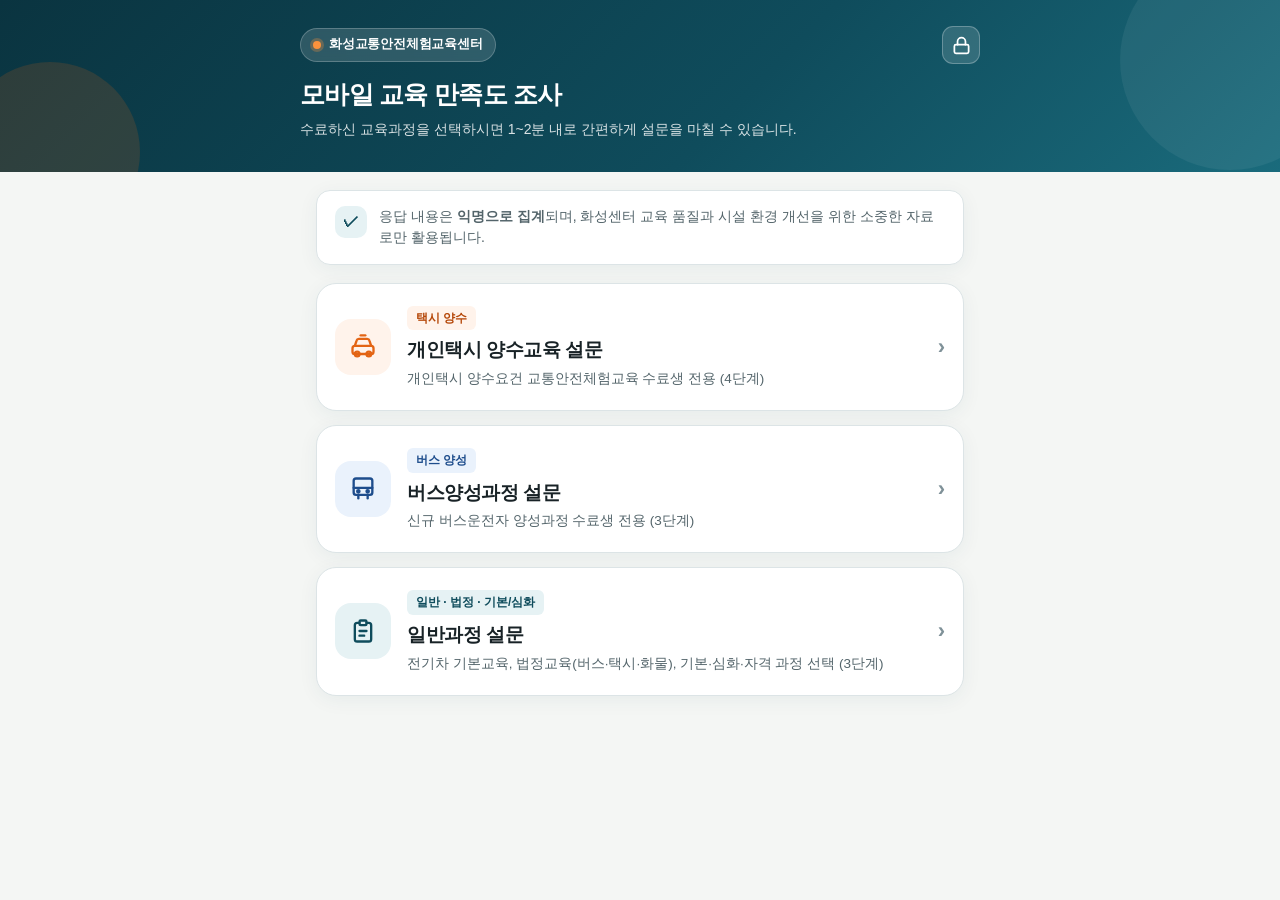
<file: index.html>
<!DOCTYPE html>
<html lang="ko">
<head>
<meta charset="UTF-8">
<meta name="viewport" content="width=device-width, initial-scale=1.0, maximum-scale=1.0, user-scalable=no">
<title>화성교통안전체험교육센터 고객만족도 조사</title>
<link rel="stylesheet" href="./assets/survey.css">
<style>
  .portal-notice {
    display: flex;
    align-items: flex-start;
    gap: 12px;
    background: #ffffff;
    border: 1px solid var(--border);
    border-radius: var(--radius-md);
    padding: 15px 18px;
    margin-bottom: 18px;
    font-size: 14px;
    color: var(--text-sub);
    box-shadow: var(--shadow-card);
  }
  .portal-notice-icon {
    width: 32px;
    height: 32px;
    border-radius: 10px;
    background: var(--brand-light);
    color: var(--brand);
    display: flex;
    align-items: center;
    justify-content: center;
    font-size: 16px;
    font-weight: 800;
    flex-shrink: 0;
  }
  .portal-grid {
    display: flex;
    flex-direction: column;
    gap: 14px;
  }
  .portal-card {
    display: flex;
    align-items: center;
    gap: 16px;
    text-decoration: none;
    background: #ffffff;
    border-radius: var(--radius-lg);
    padding: 21px 18px;
    border: 1.5px solid var(--border);
    box-shadow: var(--shadow-card);
    color: inherit;
    transition: transform 0.16s ease, border-color 0.16s ease, box-shadow 0.16s ease;
  }
  .portal-card:hover,
  .portal-card:active {
    border-color: var(--brand);
    transform: translateY(-2px);
    box-shadow: 0 10px 26px rgba(15, 76, 92, 0.12);
  }
  .portal-icon-box {
    width: 56px;
    height: 56px;
    border-radius: 16px;
    display: flex;
    align-items: center;
    justify-content: center;
    flex-shrink: 0;
  }
  .portal-icon-box.taxi {
    background: var(--accent-soft);
    color: var(--accent);
  }
  .portal-icon-box.bus {
    background: var(--bus-soft);
    color: var(--bus);
  }
  .portal-icon-box.general {
    background: var(--brand-light);
    color: var(--brand);
  }
  .portal-body {
    flex: 1;
    min-width: 0;
  }
  .portal-badge {
    display: inline-block;
    font-size: 12px;
    font-weight: 800;
    padding: 3px 9px;
    border-radius: 6px;
    margin-bottom: 6px;
  }
  .portal-badge.taxi {
    background: var(--accent-soft);
    color: #b54708;
  }
  .portal-badge.bus {
    background: var(--bus-soft);
    color: var(--bus);
  }
  .portal-badge.general {
    background: var(--brand-light);
    color: var(--brand);
  }
  .portal-title {
    font-size: 18.5px;
    font-weight: 800;
    color: var(--text);
    letter-spacing: -0.4px;
    margin-bottom: 4px;
  }
  .portal-desc {
    font-size: 13.5px;
    color: var(--text-sub);
    line-height: 1.48;
  }
  .portal-chevron {
    font-size: 22px;
    font-weight: 800;
    color: var(--text-muted);
    flex-shrink: 0;
  }
  .portal-card:hover .portal-chevron {
    color: var(--brand);
  }
</style>
</head>
<body>
<header class="hero-header">
  <div class="hero-inner">
    <div class="hero-top-row">
      <div class="brand-pill">
        <span class="brand-dot"></span>
        <span id="centerName">화성교통안전체험교육센터</span>
      </div>
      <button type="button" class="admin-lock-btn" id="openAdminModalBtn" title="담당자 도구" aria-label="담당자 도구 잠금 해제">
        <svg width="19" height="19" viewBox="0 0 24 24" fill="none" stroke="currentColor" stroke-width="2.2" stroke-linecap="round" stroke-linejoin="round" aria-hidden="true">
          <rect x="3" y="11" width="18" height="11" rx="2" ry="2"/>
          <path d="M7 11V7a5 5 0 0 1 10 0v4"/>
        </svg>
      </button>
    </div>
    <h1 class="hero-title">모바일 교육 만족도 조사</h1>
    <p class="hero-subtitle">수료하신 교육과정을 선택하시면 1~2분 내로 간편하게 설문을 마칠 수 있습니다.</p>
  </div>
</header>

<main class="container">
  <div class="portal-notice">
    <div class="portal-notice-icon">✓</div>
    <div>
      응답 내용은 <strong>익명으로 집계</strong>되며, 화성센터 교육 품질과 시설 환경 개선을 위한 소중한 자료로만 활용됩니다.
    </div>
  </div>

  <div class="portal-grid">
    <!-- 1. 개인택시 양수교육 설문 -->
    <a class="portal-card" href="./taxi/">
      <div class="portal-icon-box taxi" aria-hidden="true">
        <svg width="28" height="28" viewBox="0 0 24 24" fill="none" stroke="currentColor" stroke-width="2" stroke-linecap="round" stroke-linejoin="round">
          <path d="M10 2h4"/>
          <path d="M5 11l1.5-4.5A2 2 0 0 1 8.4 5h7.2a2 2 0 0 1 1.9 1.5L19 11"/>
          <rect x="3" y="11" width="18" height="7" rx="2"/>
          <circle cx="7" cy="18" r="2"/>
          <circle cx="17" cy="18" r="2"/>
        </svg>
      </div>
      <div class="portal-body">
        <span class="portal-badge taxi">택시 양수</span>
        <div class="portal-title">개인택시 양수교육 설문</div>
        <div class="portal-desc">개인택시 양수요건 교통안전체험교육 수료생 전용 (4단계)</div>
      </div>
      <span class="portal-chevron">›</span>
    </a>

    <!-- 2. 버스양성과정 설문 -->
    <a class="portal-card" href="./bus/">
      <div class="portal-icon-box bus" aria-hidden="true">
        <svg width="28" height="28" viewBox="0 0 24 24" fill="none" stroke="currentColor" stroke-width="2" stroke-linecap="round" stroke-linejoin="round">
          <rect x="4" y="3" width="16" height="14" rx="2"/>
          <path d="M4 11h16"/>
          <path d="M8 17v3"/>
          <path d="M16 17v3"/>
          <circle cx="8" cy="14" r="1"/>
          <circle cx="16" cy="14" r="1"/>
        </svg>
      </div>
      <div class="portal-body">
        <span class="portal-badge bus">버스 양성</span>
        <div class="portal-title">버스양성과정 설문</div>
        <div class="portal-desc">신규 버스운전자 양성과정 수료생 전용 (3단계)</div>
      </div>
      <span class="portal-chevron">›</span>
    </a>

    <!-- 3. 일반과정 설문 -->
    <a class="portal-card" href="./general/">
      <div class="portal-icon-box general" aria-hidden="true">
        <svg width="28" height="28" viewBox="0 0 24 24" fill="none" stroke="currentColor" stroke-width="2" stroke-linecap="round" stroke-linejoin="round">
          <path d="M9 5H7a2 2 0 0 0-2 2v12a2 2 0 0 0 2 2h10a2 2 0 0 0 2-2V7a2 2 0 0 0-2-2h-2"/>
          <rect x="9" y="3" width="6" height="4" rx="1"/>
          <path d="M9 12h6"/>
          <path d="M9 16h4"/>
        </svg>
      </div>
      <div class="portal-body">
        <span class="portal-badge general">일반 · 법정 · 기본/심화</span>
        <div class="portal-title">일반과정 설문</div>
        <div class="portal-desc">전기차 기본교육, 법정교육(버스·택시·화물), 기본·심화·자격 과정 선택 (3단계)</div>
      </div>
      <span class="portal-chevron">›</span>
    </a>
  </div>
</main>

<!-- 담당자 도구 비밀번호 입력 모달 -->
<div class="modal-backdrop" id="adminModal" role="dialog" aria-modal="true" aria-labelledby="adminModalTitle">
  <div class="modal-card">
    <div class="modal-icon" aria-hidden="true">
      <svg width="24" height="24" viewBox="0 0 24 24" fill="none" stroke="currentColor" stroke-width="2.2" stroke-linecap="round" stroke-linejoin="round">
        <rect x="3" y="11" width="18" height="11" rx="2" ry="2"/>
        <path d="M7 11V7a5 5 0 0 1 10 0v4"/>
      </svg>
    </div>
    <h2 class="modal-title" id="adminModalTitle">센터 담당자 인증</h2>
    <p class="modal-desc">관리자 도구(QR 생성 · 시트 연동 · 스프레드시트 바로가기)에 접속하려면 비밀번호를 입력하세요.</p>
    <input type="password" id="adminPwInput" placeholder="비밀번호 입력" autocomplete="off">
    <div class="error-msg" id="adminPwErr">비밀번호가 일치하지 않습니다.</div>
    <div class="modal-actions">
      <button type="button" class="modal-btn-cancel" id="cancelAdminBtn">취소</button>
      <button type="button" class="modal-btn-confirm" id="confirmAdminBtn">접속하기</button>
    </div>
  </div>
</div>

<script src="./config.js"></script>
<script>
(function () {
  var cfg = window.SURVEY_CONFIG || {};
  if (cfg.CENTER_NAME) {
    document.getElementById('centerName').textContent = cfg.CENTER_NAME;
  }

  var modal = document.getElementById('adminModal');
  var pwInput = document.getElementById('adminPwInput');
  var pwErr = document.getElementById('adminPwErr');

  function openModal() {
    if (sessionStorage.getItem('hs_admin_auth') === 'ok') {
      window.location.href = './qr.html';
      return;
    }
    pwInput.value = '';
    pwErr.classList.remove('show');
    modal.classList.add('show');
    setTimeout(function () { pwInput.focus(); }, 60);
  }

  function closeModal() {
    modal.classList.remove('show');
  }

  function verifyPassword() {
    var expected = String(cfg.ADMIN_PASSWORD || '1234');
    if (pwInput.value === expected) {
      sessionStorage.setItem('hs_admin_auth', 'ok');
      window.location.href = './qr.html';
    } else {
      pwErr.classList.add('show');
      pwInput.select();
    }
  }

  document.getElementById('openAdminModalBtn').addEventListener('click', openModal);
  document.getElementById('cancelAdminBtn').addEventListener('click', closeModal);
  document.getElementById('confirmAdminBtn').addEventListener('click', verifyPassword);
  modal.addEventListener('click', function (e) {
    if (e.target === modal) closeModal();
  });
  pwInput.addEventListener('keydown', function (e) {
    pwErr.classList.remove('show');
    if (e.key === 'Enter') verifyPassword();
    if (e.key === 'Escape') closeModal();
  });
})();
</script>
</body>
</html>
</file>
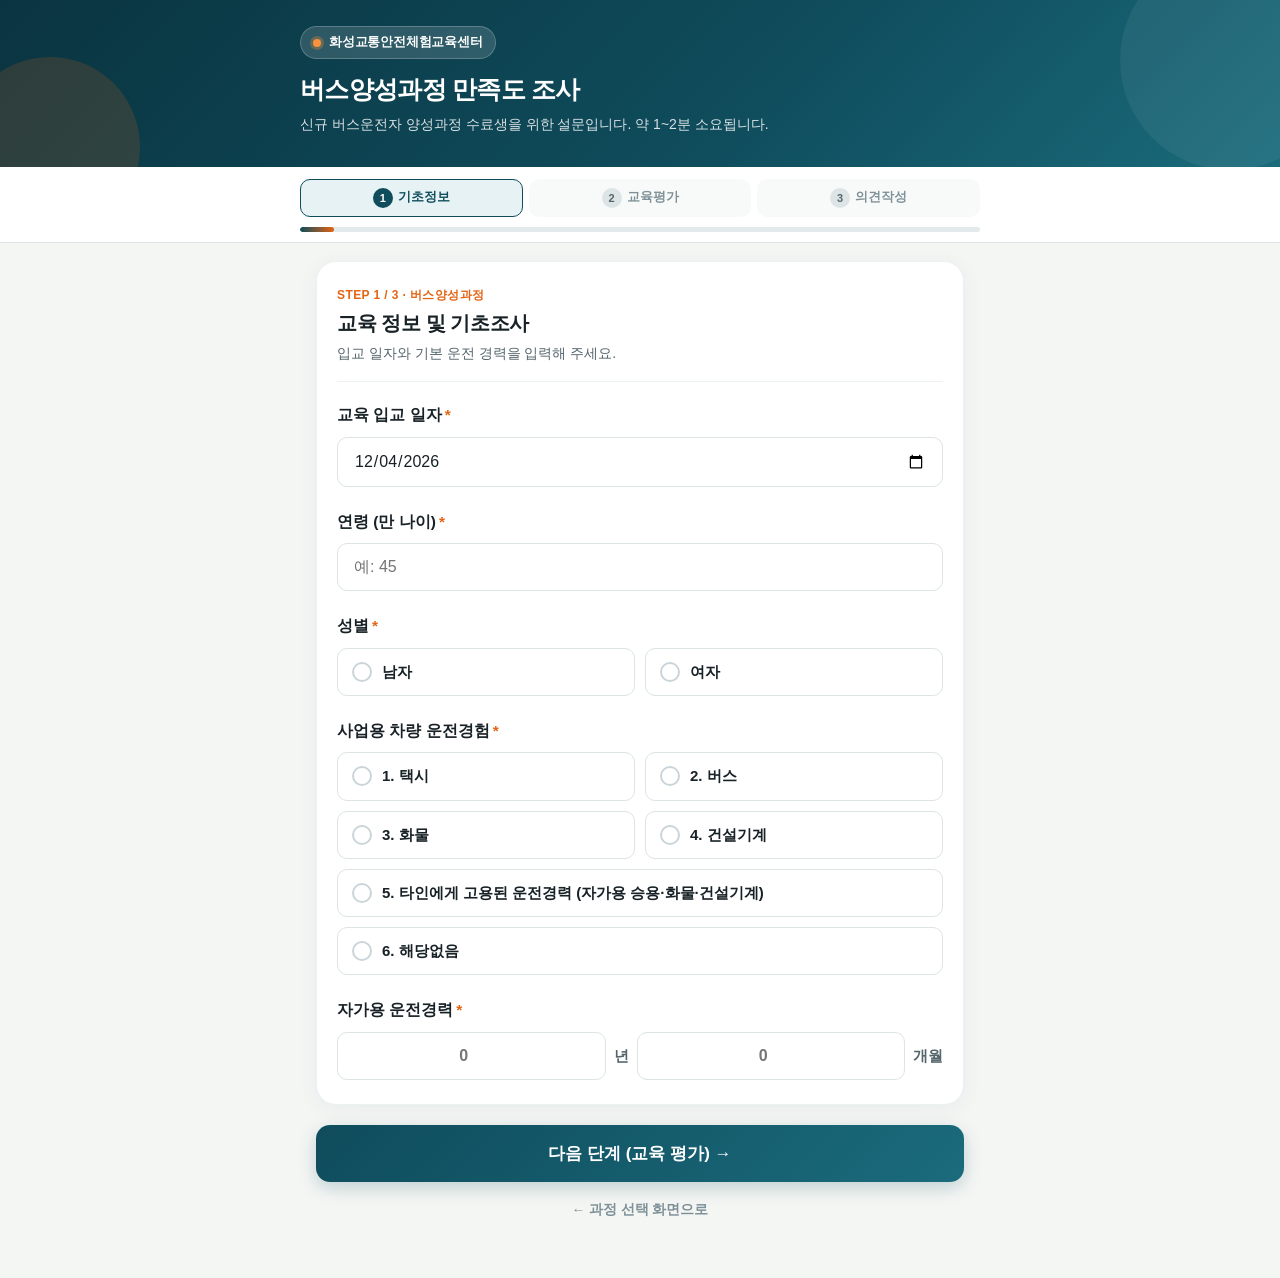
<file: bus/index.html>
<!DOCTYPE html>
<html lang="ko">
<head>
<meta charset="UTF-8">
<meta name="viewport" content="width=device-width, initial-scale=1.0, maximum-scale=1.0, user-scalable=no">
<title>화성센터 고객만족도 조사 - 버스양성과정</title>
<link rel="stylesheet" href="../assets/survey.css">
</head>
<body>
<header class="hero-header">
  <div class="hero-inner">
    <div class="hero-top-row">
      <div class="brand-pill">
        <span class="brand-dot"></span>
        <span id="centerName">화성교통안전체험교육센터</span>
      </div>
    </div>
    <h1 class="hero-title">버스양성과정 만족도 조사</h1>
    <p class="hero-subtitle">신규 버스운전자 양성과정 수료생을 위한 설문입니다. 약 1~2분 소요됩니다.</p>
  </div>
</header>

<nav class="stepper-bar" id="stepperBar" aria-label="설문 단계">
  <div class="stepper-inner">
    <div class="step-pills">
      <button type="button" class="step-pill active"><span class="step-idx">1</span>기초정보</button>
      <button type="button" class="step-pill"><span class="step-idx">2</span>교육평가</button>
      <button type="button" class="step-pill"><span class="step-idx">3</span>의견작성</button>
    </div>
    <div class="progress-track"><div class="progress-fill" id="progressFill"></div></div>
  </div>
</nav>

<main class="container">
  <div class="demo-banner" id="demoBanner">
    <strong>[담당자 안내]</strong> 아직 <code>config.js</code>에 구글 시트 웹 앱 URL이 연결되지 않아 <strong>테스트 모드</strong>로 열려 있습니다. 배포 전 <code>config.js</code>의 <code>SHEET_URL</code>을 입력해 주세요.
  </div>

  <div id="surveyForm">
    <!-- STEP 1: 교육 정보 & 기초조사 -->
    <section class="step-panel active" data-step-key="basic">
      <div class="card">
        <div class="card-head">
          <div class="card-eyebrow">STEP 1 / 3 · 버스양성과정</div>
          <h2 class="card-title">교육 정보 및 기초조사</h2>
          <p class="card-desc">입교 일자와 기본 운전 경력을 입력해 주세요.</p>
        </div>

        <div class="question">
          <label class="q-label" for="eduDate">교육 입교 일자<span class="required">*</span></label>
          <input type="date" id="eduDate">
          <div class="error-msg" id="err-eduDate">교육 입교 일자를 선택해 주세요</div>
        </div>

        <div class="question">
          <label class="q-label" for="age">연령 (만 나이)<span class="required">*</span></label>
          <input type="number" id="age" inputmode="numeric" min="18" max="100" placeholder="예: 45">
          <div class="error-msg" id="err-age">연령(만 나이)을 정확히 입력해 주세요</div>
        </div>

        <div class="question">
          <label class="q-label">성별<span class="required">*</span></label>
          <div class="choice-grid">
            <label class="choice-tile">
              <input type="radio" name="gender" value="1">
              <span class="choice-check">✓</span>
              <span class="choice-text">남자</span>
            </label>
            <label class="choice-tile">
              <input type="radio" name="gender" value="2">
              <span class="choice-check">✓</span>
              <span class="choice-text">여자</span>
            </label>
          </div>
          <div class="error-msg" id="err-gender">성별을 선택해 주세요</div>
        </div>

        <div class="question">
          <label class="q-label">사업용 차량 운전경험<span class="required">*</span></label>
          <div class="choice-grid">
            <label class="choice-tile">
              <input type="radio" name="bizExp" value="1">
              <span class="choice-check">✓</span>
              <span class="choice-text">1. 택시</span>
            </label>
            <label class="choice-tile">
              <input type="radio" name="bizExp" value="2">
              <span class="choice-check">✓</span>
              <span class="choice-text">2. 버스</span>
            </label>
            <label class="choice-tile">
              <input type="radio" name="bizExp" value="3">
              <span class="choice-check">✓</span>
              <span class="choice-text">3. 화물</span>
            </label>
            <label class="choice-tile">
              <input type="radio" name="bizExp" value="4">
              <span class="choice-check">✓</span>
              <span class="choice-text">4. 건설기계</span>
            </label>
            <label class="choice-tile full">
              <input type="radio" name="bizExp" value="5">
              <span class="choice-check">✓</span>
              <span class="choice-text">5. 타인에게 고용된 운전경력 (자가용 승용·화물·건설기계)</span>
            </label>
            <label class="choice-tile full">
              <input type="radio" name="bizExp" value="6">
              <span class="choice-check">✓</span>
              <span class="choice-text">6. 해당없음</span>
            </label>
          </div>
          <div class="error-msg" id="err-bizExp">항목을 선택하고 해당 시 경력 기간을 입력해 주세요</div>

          <div class="sub-box" id="bizCareerBox">
            <div class="sub-box-title">사업용 운전경력 기간 입력</div>
            <div class="exp-row">
              <input type="number" id="bizYear" inputmode="numeric" min="0" max="60" placeholder="0">
              <span class="exp-unit">년</span>
              <input type="number" id="bizMonth" inputmode="numeric" min="0" max="11" placeholder="0">
              <span class="exp-unit">개월</span>
            </div>
          </div>
        </div>

        <div class="question">
          <label class="q-label">자가용 운전경력<span class="required">*</span></label>
          <div class="exp-row">
            <input type="number" id="privYear" inputmode="numeric" min="0" max="80" placeholder="0">
            <span class="exp-unit">년</span>
            <input type="number" id="privMonth" inputmode="numeric" min="0" max="11" placeholder="0">
            <span class="exp-unit">개월</span>
          </div>
          <div class="error-msg" id="err-privCareer">자가용 운전경력을 입력해 주세요 (없으면 0 입력)</div>
        </div>
      </div>

      <div class="step-actions">
        <button type="button" class="btn-next" data-action="next">다음 단계 (교육 평가) →</button>
      </div>
      <div style="text-align:center;">
        <a class="back-link" href="../">← 과정 선택 화면으로</a>
      </div>
    </section>

    <!-- STEP 2: 교육 전반 평가 -->
    <section class="step-panel" data-step-key="rating">
      <div class="card">
        <div class="card-head">
          <div class="card-eyebrow">STEP 2 / 3</div>
          <h2 class="card-title">교육 전반 평가</h2>
          <p class="card-desc">각 문항의 점수 버튼(0점 ~ 10점)을 가볍게 눌러 선택해 주세요.</p>
        </div>

        <div class="rating-toolbar">
          <div class="rating-counter" id="ratingCounter">평가 완료 <strong>0</strong> / 10문항</div>
          <button type="button" id="allSatisfiedBtn" class="quick-max-btn">전체 10점(매우 만족) 선택</button>
        </div>

        <div id="ratingContainer"></div>
      </div>

      <div class="step-actions">
        <button type="button" class="btn-prev" data-action="prev">← 이전</button>
        <button type="button" class="btn-next" data-action="next">다음 단계 (의견 작성) →</button>
      </div>
    </section>

    <!-- STEP 3: 의견 및 개선사항 -->
    <section class="step-panel" data-step-key="feedback">
      <div class="card">
        <div class="card-head">
          <div class="card-eyebrow">STEP 3 / 3 · 마지막 단계</div>
          <h2 class="card-title">의견 및 개선사항</h2>
          <p class="card-desc">더 나은 화성센터 교육을 위해 소중한 의견을 들려주세요.</p>
        </div>

        <div class="question">
          <label class="q-label">교육과정 중 가장 만족스러운 내용은 무엇입니까?<span class="required">*</span></label>
          <div class="choice-grid">
            <label class="choice-tile">
              <input type="radio" name="satisfied" value="체험교육">
              <span class="choice-check">✓</span>
              <span class="choice-text">1. 체험교육</span>
            </label>
            <label class="choice-tile">
              <input type="radio" name="satisfied" value="교수진">
              <span class="choice-check">✓</span>
              <span class="choice-text">2. 교수진</span>
            </label>
            <label class="choice-tile">
              <input type="radio" name="satisfied" value="시설">
              <span class="choice-check">✓</span>
              <span class="choice-text">3. 시설</span>
            </label>
            <label class="choice-tile">
              <input type="radio" name="satisfied" value="기타">
              <span class="choice-check">✓</span>
              <span class="choice-text">4. 기타</span>
            </label>
          </div>
          <div class="error-msg" id="err-satisfied">항목을 선택해 주세요 (기타 선택 시 내용 입력)</div>
          <div class="etc-box" id="satisfiedEtcBox">
            <textarea id="satisfiedEtcText" placeholder="기타 만족스러운 내용을 작성해 주세요"></textarea>
          </div>
        </div>

        <div class="question">
          <label class="q-label">개선점 및 불편사항<span class="required">*</span></label>

          <div class="imp-card">
            <div class="imp-title">① 교육 관련</div>
            <div class="choice-grid">
              <label class="choice-tile">
                <input type="radio" name="imp_edu" value="1">
                <span class="choice-check">✓</span>
                <span class="choice-text">없음</span>
              </label>
              <label class="choice-tile">
                <input type="radio" name="imp_edu" value="2">
                <span class="choice-check">✓</span>
                <span class="choice-text">있음 (작성)</span>
              </label>
            </div>
            <div class="imp-textarea" id="imp_edu_box">
              <textarea id="imp_edu_text" placeholder="교육 관련 개선점을 작성해 주세요"></textarea>
            </div>
          </div>

          <div class="imp-card">
            <div class="imp-title">② 시설 관련</div>
            <div class="choice-grid">
              <label class="choice-tile">
                <input type="radio" name="imp_facility" value="1">
                <span class="choice-check">✓</span>
                <span class="choice-text">없음</span>
              </label>
              <label class="choice-tile">
                <input type="radio" name="imp_facility" value="2">
                <span class="choice-check">✓</span>
                <span class="choice-text">있음 (작성)</span>
              </label>
            </div>
            <div class="imp-textarea" id="imp_facility_box">
              <textarea id="imp_facility_text" placeholder="시설 관련 개선점을 작성해 주세요"></textarea>
            </div>
          </div>

          <div class="imp-card">
            <div class="imp-title">③ 기타 의견</div>
            <div class="choice-grid">
              <label class="choice-tile">
                <input type="radio" name="imp_etc" value="1">
                <span class="choice-check">✓</span>
                <span class="choice-text">없음</span>
              </label>
              <label class="choice-tile">
                <input type="radio" name="imp_etc" value="2">
                <span class="choice-check">✓</span>
                <span class="choice-text">있음 (작성)</span>
              </label>
            </div>
            <div class="imp-textarea" id="imp_etc_box">
              <textarea id="imp_etc_text" placeholder="기타 의견을 작성해 주세요"></textarea>
            </div>
          </div>

          <div class="error-msg" id="err-improvement">①~③ 모든 항목을 선택해 주세요 (있음 선택 시 내용 입력)</div>
        </div>
      </div>

      <div class="step-actions">
        <button type="button" class="btn-prev" data-action="prev">← 이전</button>
        <button type="button" class="submit-btn" id="submitBtn">설문 제출 완료</button>
      </div>
      <div class="status-box" id="statusBox"></div>
    </section>
  </div>

  <!-- 완료 화면 -->
  <div class="complete-screen" id="completeScreen">
    <div class="complete-icon">✓</div>
    <h2>설문이 정상 제출되었습니다</h2>
    <p>화성교통안전체험교육센터 버스양성과정에 참여해 주셔서 감사합니다.<br>보내주신 소중한 의견은 더 나은 교육 서비스 개선에 적극 반영하겠습니다.</p>
    <div class="complete-meta" id="completeMeta"></div>
    <button type="button" class="secondary-btn" onclick="window.location.reload()">새 설문 작성하기</button>
  </div>
</main>

<script src="../config.js"></script>
<script src="../assets/survey.js"></script>
<script>
  window.addEventListener('DOMContentLoaded', function () {
    window.initHwaseongSurvey({ surveyType: 'bus' });
  });
</script>
</body>
</html>
</file>
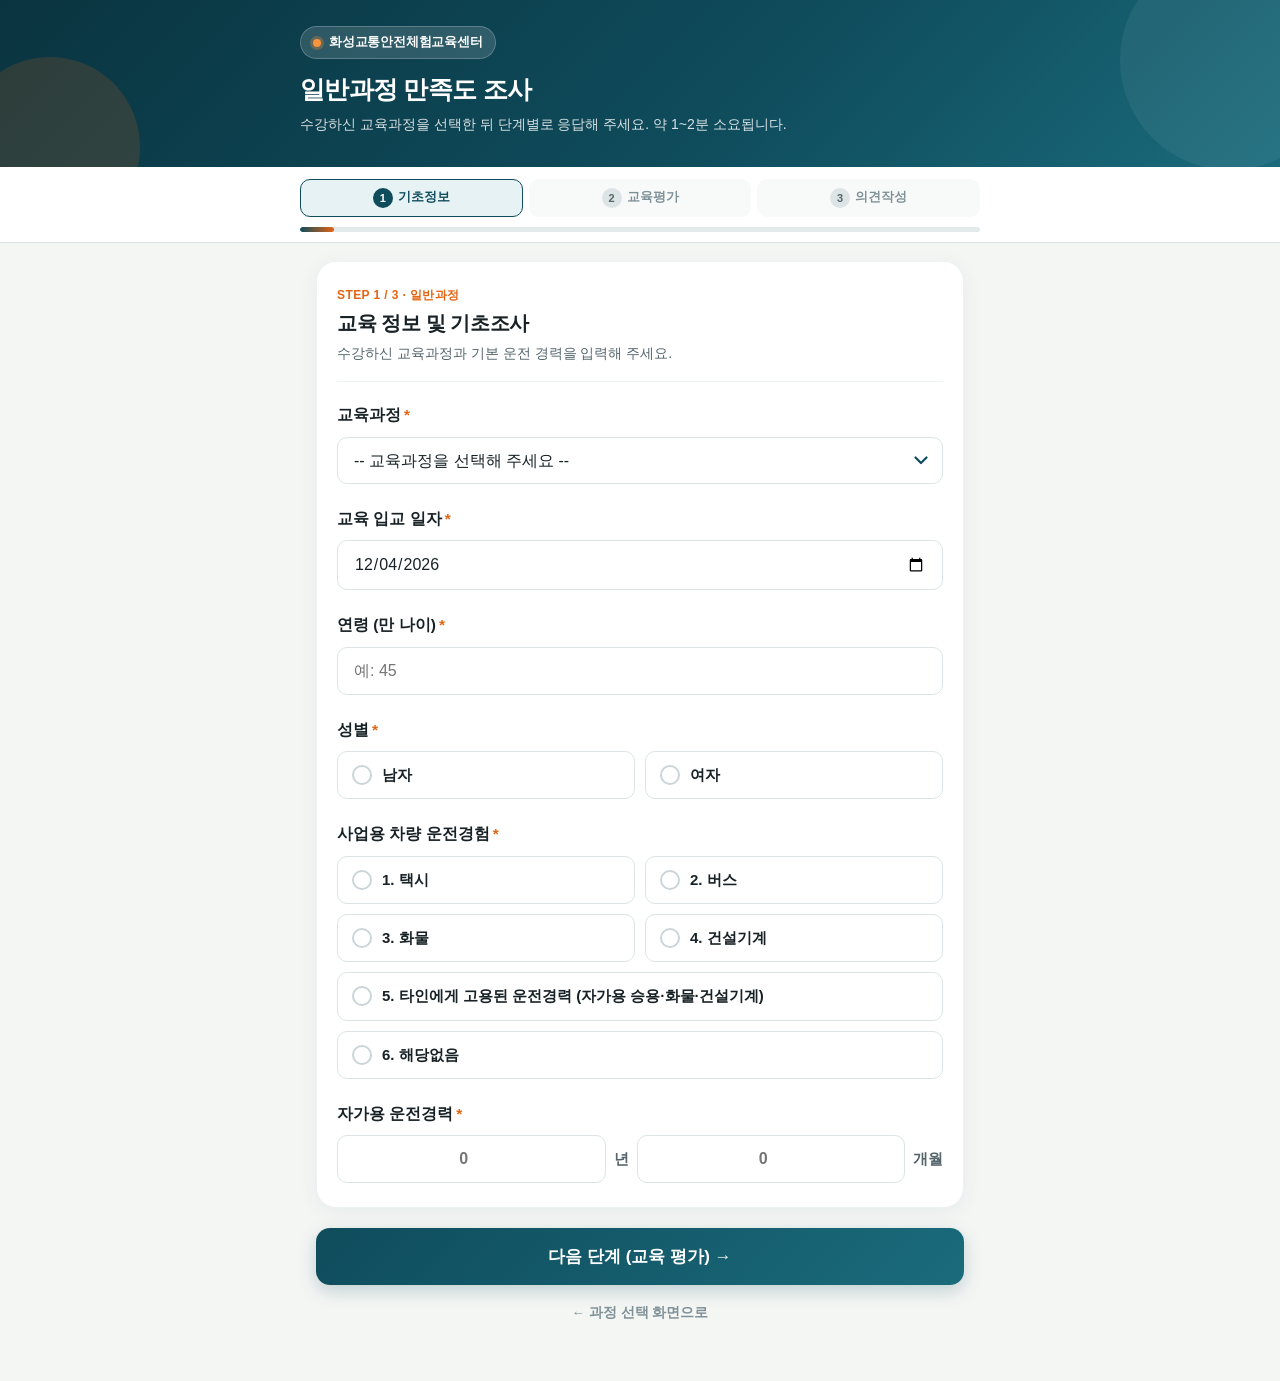
<file: general/index.html>
<!DOCTYPE html>
<html lang="ko">
<head>
<meta charset="UTF-8">
<meta name="viewport" content="width=device-width, initial-scale=1.0, maximum-scale=1.0, user-scalable=no">
<title>화성센터 고객만족도 조사 - 일반과정</title>
<link rel="stylesheet" href="../assets/survey.css">
</head>
<body>
<header class="hero-header">
  <div class="hero-inner">
    <div class="hero-top-row">
      <div class="brand-pill">
        <span class="brand-dot"></span>
        <span id="centerName">화성교통안전체험교육센터</span>
      </div>
    </div>
    <h1 class="hero-title">일반과정 만족도 조사</h1>
    <p class="hero-subtitle">수강하신 교육과정을 선택한 뒤 단계별로 응답해 주세요. 약 1~2분 소요됩니다.</p>
  </div>
</header>

<nav class="stepper-bar" id="stepperBar" aria-label="설문 단계">
  <div class="stepper-inner">
    <div class="step-pills">
      <button type="button" class="step-pill active"><span class="step-idx">1</span>기초정보</button>
      <button type="button" class="step-pill"><span class="step-idx">2</span>교육평가</button>
      <button type="button" class="step-pill"><span class="step-idx">3</span>의견작성</button>
    </div>
    <div class="progress-track"><div class="progress-fill" id="progressFill"></div></div>
  </div>
</nav>

<main class="container">
  <div class="demo-banner" id="demoBanner">
    <strong>[담당자 안내]</strong> 아직 <code>config.js</code>에 구글 시트 웹 앱 URL이 연결되지 않아 <strong>테스트 모드</strong>로 열려 있습니다. 배포 전 <code>config.js</code>의 <code>SHEET_URL</code>을 입력해 주세요.
  </div>

  <div id="surveyForm">
    <!-- STEP 1: 교육 정보 & 기초조사 -->
    <section class="step-panel active" data-step-key="basic">
      <div class="card">
        <div class="card-head">
          <div class="card-eyebrow">STEP 1 / 3 · 일반과정</div>
          <h2 class="card-title">교육 정보 및 기초조사</h2>
          <p class="card-desc">수강하신 교육과정과 기본 운전 경력을 입력해 주세요.</p>
        </div>

        <div class="question">
          <label class="q-label" for="courseName">교육과정<span class="required">*</span></label>
          <select id="courseName">
            <option value="">-- 교육과정을 선택해 주세요 --</option>
          </select>
          <div class="etc-box" id="courseEtcBox">
            <input type="text" id="courseEtcText" placeholder="수강하신 교육과정명을 직접 입력해 주세요">
          </div>
          <div class="error-msg" id="err-courseName">교육과정을 선택해 주세요</div>
        </div>

        <div class="question">
          <label class="q-label" for="eduDate">교육 입교 일자<span class="required">*</span></label>
          <input type="date" id="eduDate">
          <div class="error-msg" id="err-eduDate">교육 입교 일자를 선택해 주세요</div>
        </div>

        <div class="question">
          <label class="q-label" for="age">연령 (만 나이)<span class="required">*</span></label>
          <input type="number" id="age" inputmode="numeric" min="18" max="100" placeholder="예: 45">
          <div class="error-msg" id="err-age">연령(만 나이)을 정확히 입력해 주세요</div>
        </div>

        <div class="question">
          <label class="q-label">성별<span class="required">*</span></label>
          <div class="choice-grid">
            <label class="choice-tile">
              <input type="radio" name="gender" value="1">
              <span class="choice-check">✓</span>
              <span class="choice-text">남자</span>
            </label>
            <label class="choice-tile">
              <input type="radio" name="gender" value="2">
              <span class="choice-check">✓</span>
              <span class="choice-text">여자</span>
            </label>
          </div>
          <div class="error-msg" id="err-gender">성별을 선택해 주세요</div>
        </div>

        <div class="question">
          <label class="q-label">사업용 차량 운전경험<span class="required">*</span></label>
          <div class="choice-grid">
            <label class="choice-tile">
              <input type="radio" name="bizExp" value="1">
              <span class="choice-check">✓</span>
              <span class="choice-text">1. 택시</span>
            </label>
            <label class="choice-tile">
              <input type="radio" name="bizExp" value="2">
              <span class="choice-check">✓</span>
              <span class="choice-text">2. 버스</span>
            </label>
            <label class="choice-tile">
              <input type="radio" name="bizExp" value="3">
              <span class="choice-check">✓</span>
              <span class="choice-text">3. 화물</span>
            </label>
            <label class="choice-tile">
              <input type="radio" name="bizExp" value="4">
              <span class="choice-check">✓</span>
              <span class="choice-text">4. 건설기계</span>
            </label>
            <label class="choice-tile full">
              <input type="radio" name="bizExp" value="5">
              <span class="choice-check">✓</span>
              <span class="choice-text">5. 타인에게 고용된 운전경력 (자가용 승용·화물·건설기계)</span>
            </label>
            <label class="choice-tile full">
              <input type="radio" name="bizExp" value="6">
              <span class="choice-check">✓</span>
              <span class="choice-text">6. 해당없음</span>
            </label>
          </div>
          <div class="error-msg" id="err-bizExp">항목을 선택하고 해당 시 경력 기간을 입력해 주세요</div>

          <div class="sub-box" id="bizCareerBox">
            <div class="sub-box-title">사업용 운전경력 기간 입력</div>
            <div class="exp-row">
              <input type="number" id="bizYear" inputmode="numeric" min="0" max="60" placeholder="0">
              <span class="exp-unit">년</span>
              <input type="number" id="bizMonth" inputmode="numeric" min="0" max="11" placeholder="0">
              <span class="exp-unit">개월</span>
            </div>
          </div>
        </div>

        <div class="question">
          <label class="q-label">자가용 운전경력<span class="required">*</span></label>
          <div class="exp-row">
            <input type="number" id="privYear" inputmode="numeric" min="0" max="80" placeholder="0">
            <span class="exp-unit">년</span>
            <input type="number" id="privMonth" inputmode="numeric" min="0" max="11" placeholder="0">
            <span class="exp-unit">개월</span>
          </div>
          <div class="error-msg" id="err-privCareer">자가용 운전경력을 입력해 주세요 (없으면 0 입력)</div>
        </div>
      </div>

      <div class="step-actions">
        <button type="button" class="btn-next" data-action="next">다음 단계 (교육 평가) →</button>
      </div>
      <div style="text-align:center;">
        <a class="back-link" href="../">← 과정 선택 화면으로</a>
      </div>
    </section>

    <!-- STEP 2: 교육 전반 평가 -->
    <section class="step-panel" data-step-key="rating">
      <div class="card">
        <div class="card-head">
          <div class="card-eyebrow">STEP 2 / 3</div>
          <h2 class="card-title">교육 전반 평가</h2>
          <p class="card-desc">각 문항의 점수 버튼(0점 ~ 10점)을 가볍게 눌러 선택해 주세요.</p>
        </div>

        <div class="rating-toolbar">
          <div class="rating-counter" id="ratingCounter">평가 완료 <strong>0</strong> / 10문항</div>
          <button type="button" id="allSatisfiedBtn" class="quick-max-btn">전체 10점(매우 만족) 선택</button>
        </div>

        <div id="ratingContainer"></div>
      </div>

      <div class="step-actions">
        <button type="button" class="btn-prev" data-action="prev">← 이전</button>
        <button type="button" class="btn-next" data-action="next">다음 단계 (의견 작성) →</button>
      </div>
    </section>

    <!-- STEP 3: 의견 및 개선사항 -->
    <section class="step-panel" data-step-key="feedback">
      <div class="card">
        <div class="card-head">
          <div class="card-eyebrow">STEP 3 / 3 · 마지막 단계</div>
          <h2 class="card-title">의견 및 개선사항</h2>
          <p class="card-desc">더 나은 화성센터 교육을 위해 소중한 의견을 들려주세요.</p>
        </div>

        <div class="question">
          <label class="q-label">교육과정 중 가장 만족스러운 내용은 무엇입니까?<span class="required">*</span></label>
          <div class="choice-grid">
            <label class="choice-tile">
              <input type="radio" name="satisfied" value="체험교육">
              <span class="choice-check">✓</span>
              <span class="choice-text">1. 체험교육</span>
            </label>
            <label class="choice-tile">
              <input type="radio" name="satisfied" value="교수진">
              <span class="choice-check">✓</span>
              <span class="choice-text">2. 교수진</span>
            </label>
            <label class="choice-tile">
              <input type="radio" name="satisfied" value="시설">
              <span class="choice-check">✓</span>
              <span class="choice-text">3. 시설</span>
            </label>
            <label class="choice-tile">
              <input type="radio" name="satisfied" value="기타">
              <span class="choice-check">✓</span>
              <span class="choice-text">4. 기타</span>
            </label>
          </div>
          <div class="error-msg" id="err-satisfied">항목을 선택해 주세요 (기타 선택 시 내용 입력)</div>
          <div class="etc-box" id="satisfiedEtcBox">
            <textarea id="satisfiedEtcText" placeholder="기타 만족스러운 내용을 작성해 주세요"></textarea>
          </div>
        </div>

        <div class="question">
          <label class="q-label">개선점 및 불편사항<span class="required">*</span></label>

          <div class="imp-card">
            <div class="imp-title">① 교육 관련</div>
            <div class="choice-grid">
              <label class="choice-tile">
                <input type="radio" name="imp_edu" value="1">
                <span class="choice-check">✓</span>
                <span class="choice-text">없음</span>
              </label>
              <label class="choice-tile">
                <input type="radio" name="imp_edu" value="2">
                <span class="choice-check">✓</span>
                <span class="choice-text">있음 (작성)</span>
              </label>
            </div>
            <div class="imp-textarea" id="imp_edu_box">
              <textarea id="imp_edu_text" placeholder="교육 관련 개선점을 작성해 주세요"></textarea>
            </div>
          </div>

          <div class="imp-card">
            <div class="imp-title">② 시설 관련</div>
            <div class="choice-grid">
              <label class="choice-tile">
                <input type="radio" name="imp_facility" value="1">
                <span class="choice-check">✓</span>
                <span class="choice-text">없음</span>
              </label>
              <label class="choice-tile">
                <input type="radio" name="imp_facility" value="2">
                <span class="choice-check">✓</span>
                <span class="choice-text">있음 (작성)</span>
              </label>
            </div>
            <div class="imp-textarea" id="imp_facility_box">
              <textarea id="imp_facility_text" placeholder="시설 관련 개선점을 작성해 주세요"></textarea>
            </div>
          </div>

          <div class="imp-card">
            <div class="imp-title">③ 기타 의견</div>
            <div class="choice-grid">
              <label class="choice-tile">
                <input type="radio" name="imp_etc" value="1">
                <span class="choice-check">✓</span>
                <span class="choice-text">없음</span>
              </label>
              <label class="choice-tile">
                <input type="radio" name="imp_etc" value="2">
                <span class="choice-check">✓</span>
                <span class="choice-text">있음 (작성)</span>
              </label>
            </div>
            <div class="imp-textarea" id="imp_etc_box">
              <textarea id="imp_etc_text" placeholder="기타 의견을 작성해 주세요"></textarea>
            </div>
          </div>

          <div class="error-msg" id="err-improvement">①~③ 모든 항목을 선택해 주세요 (있음 선택 시 내용 입력)</div>
        </div>
      </div>

      <div class="step-actions">
        <button type="button" class="btn-prev" data-action="prev">← 이전</button>
        <button type="button" class="submit-btn" id="submitBtn">설문 제출 완료</button>
      </div>
      <div class="status-box" id="statusBox"></div>
    </section>
  </div>

  <!-- 완료 화면 -->
  <div class="complete-screen" id="completeScreen">
    <div class="complete-icon">✓</div>
    <h2>설문이 정상 제출되었습니다</h2>
    <p>화성교통안전체험교육센터 교육에 참여해 주셔서 감사합니다.<br>보내주신 소중한 의견은 더 나은 교육 서비스 개선에 적극 반영하겠습니다.</p>
    <div class="complete-meta" id="completeMeta"></div>
    <button type="button" class="secondary-btn" onclick="window.location.reload()">새 설문 작성하기</button>
  </div>
</main>

<script src="../config.js"></script>
<script src="../assets/survey.js"></script>
<script>
  window.addEventListener('DOMContentLoaded', function () {
    window.initHwaseongSurvey({ surveyType: 'general' });
  });
</script>
</body>
</html>
</file>
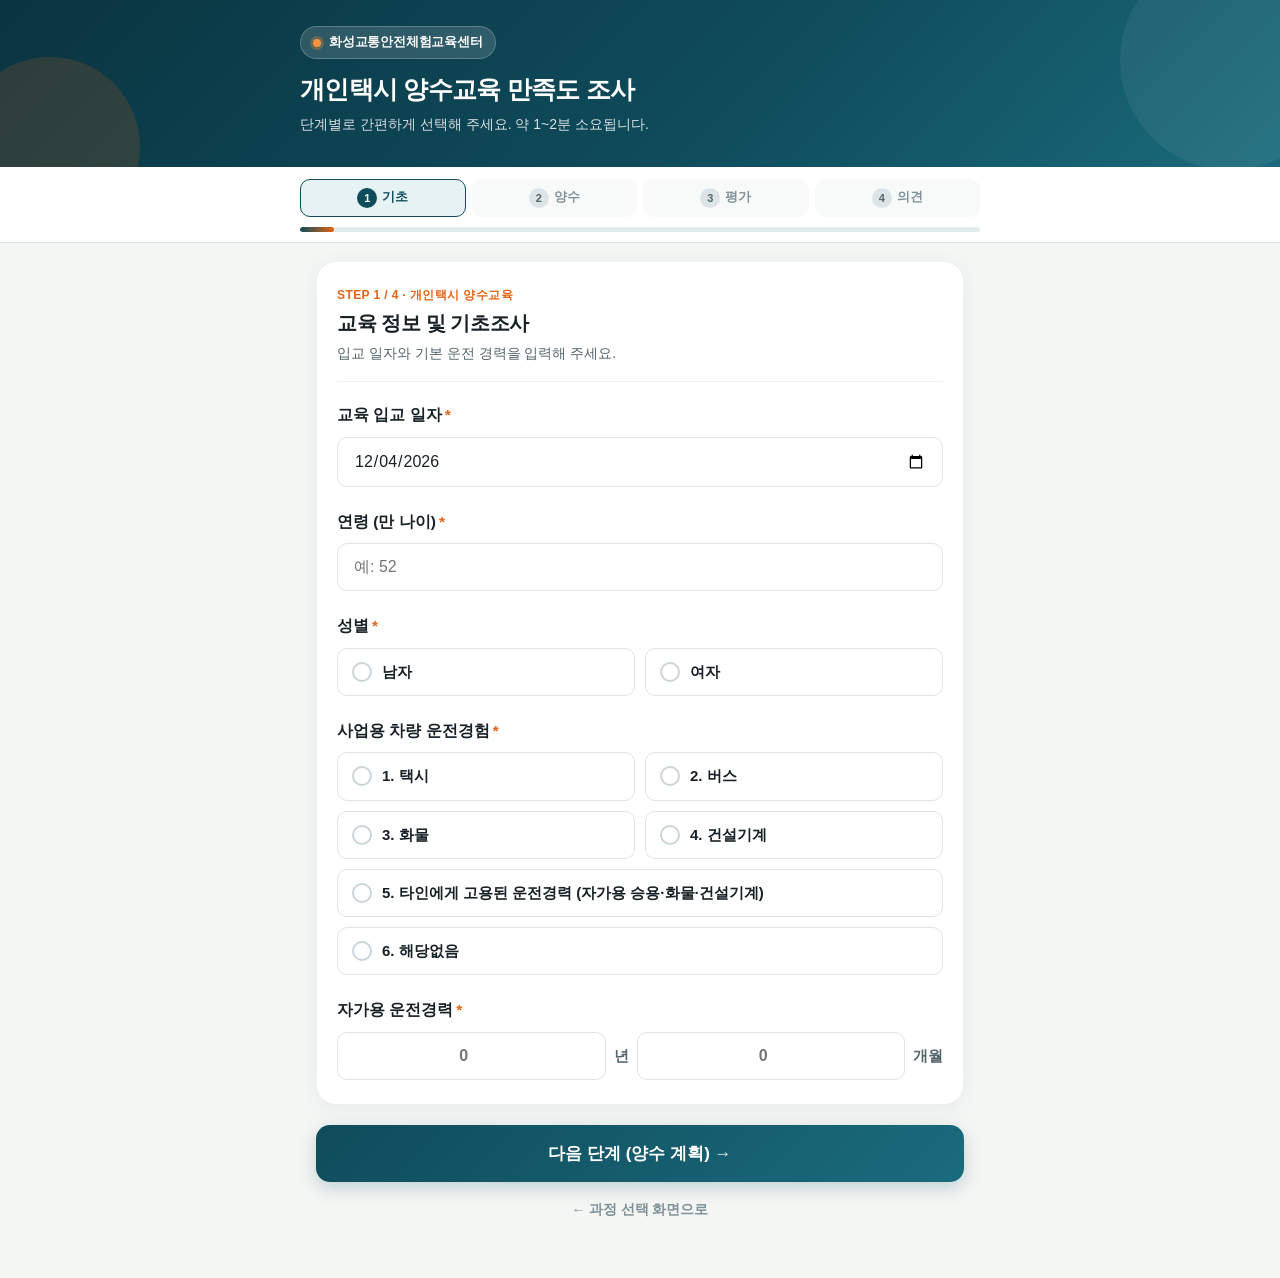
<file: taxi/index.html>
<!DOCTYPE html>
<html lang="ko">
<head>
<meta charset="UTF-8">
<meta name="viewport" content="width=device-width, initial-scale=1.0, maximum-scale=1.0, user-scalable=no">
<title>화성센터 고객만족도 조사 - 개인택시 양수교육</title>
<link rel="stylesheet" href="../assets/survey.css">
</head>
<body>
<header class="hero-header">
  <div class="hero-inner">
    <div class="hero-top-row">
      <div class="brand-pill">
        <span class="brand-dot"></span>
        <span id="centerName">화성교통안전체험교육센터</span>
      </div>
    </div>
    <h1 class="hero-title">개인택시 양수교육 만족도 조사</h1>
    <p class="hero-subtitle">단계별로 간편하게 선택해 주세요. 약 1~2분 소요됩니다.</p>
  </div>
</header>

<nav class="stepper-bar" id="stepperBar" aria-label="설문 단계">
  <div class="stepper-inner">
    <div class="step-pills">
      <button type="button" class="step-pill active"><span class="step-idx">1</span>기초</button>
      <button type="button" class="step-pill"><span class="step-idx">2</span>양수</button>
      <button type="button" class="step-pill"><span class="step-idx">3</span>평가</button>
      <button type="button" class="step-pill"><span class="step-idx">4</span>의견</button>
    </div>
    <div class="progress-track"><div class="progress-fill" id="progressFill"></div></div>
  </div>
</nav>

<main class="container">
  <div class="demo-banner" id="demoBanner">
    <strong>[담당자 안내]</strong> 아직 <code>config.js</code>에 구글 시트 웹 앱 URL이 연결되지 않아 <strong>테스트 모드</strong>로 열려 있습니다. 배포 전 <code>config.js</code>의 <code>SHEET_URL</code>을 입력해 주세요.
  </div>

  <div id="surveyForm">
    <!-- STEP 1: 교육 정보 & 기초조사 -->
    <section class="step-panel active" data-step-key="basic">
      <div class="card">
        <div class="card-head">
          <div class="card-eyebrow">STEP 1 / 4 · 개인택시 양수교육</div>
          <h2 class="card-title">교육 정보 및 기초조사</h2>
          <p class="card-desc">입교 일자와 기본 운전 경력을 입력해 주세요.</p>
        </div>

        <div class="question">
          <label class="q-label" for="eduDate">교육 입교 일자<span class="required">*</span></label>
          <input type="date" id="eduDate">
          <div class="error-msg" id="err-eduDate">교육 입교 일자를 선택해 주세요</div>
        </div>

        <div class="question">
          <label class="q-label" for="age">연령 (만 나이)<span class="required">*</span></label>
          <input type="number" id="age" inputmode="numeric" min="18" max="100" placeholder="예: 52">
          <div class="error-msg" id="err-age">연령(만 나이)을 정확히 입력해 주세요</div>
        </div>

        <div class="question">
          <label class="q-label">성별<span class="required">*</span></label>
          <div class="choice-grid">
            <label class="choice-tile">
              <input type="radio" name="gender" value="1">
              <span class="choice-check">✓</span>
              <span class="choice-text">남자</span>
            </label>
            <label class="choice-tile">
              <input type="radio" name="gender" value="2">
              <span class="choice-check">✓</span>
              <span class="choice-text">여자</span>
            </label>
          </div>
          <div class="error-msg" id="err-gender">성별을 선택해 주세요</div>
        </div>

        <div class="question">
          <label class="q-label">사업용 차량 운전경험<span class="required">*</span></label>
          <div class="choice-grid">
            <label class="choice-tile">
              <input type="radio" name="bizExp" value="1">
              <span class="choice-check">✓</span>
              <span class="choice-text">1. 택시</span>
            </label>
            <label class="choice-tile">
              <input type="radio" name="bizExp" value="2">
              <span class="choice-check">✓</span>
              <span class="choice-text">2. 버스</span>
            </label>
            <label class="choice-tile">
              <input type="radio" name="bizExp" value="3">
              <span class="choice-check">✓</span>
              <span class="choice-text">3. 화물</span>
            </label>
            <label class="choice-tile">
              <input type="radio" name="bizExp" value="4">
              <span class="choice-check">✓</span>
              <span class="choice-text">4. 건설기계</span>
            </label>
            <label class="choice-tile full">
              <input type="radio" name="bizExp" value="5">
              <span class="choice-check">✓</span>
              <span class="choice-text">5. 타인에게 고용된 운전경력 (자가용 승용·화물·건설기계)</span>
            </label>
            <label class="choice-tile full">
              <input type="radio" name="bizExp" value="6">
              <span class="choice-check">✓</span>
              <span class="choice-text">6. 해당없음</span>
            </label>
          </div>
          <div class="error-msg" id="err-bizExp">항목을 선택하고 해당 시 경력 기간을 입력해 주세요</div>

          <div class="sub-box" id="bizCareerBox">
            <div class="sub-box-title">사업용 운전경력 기간 입력</div>
            <div class="exp-row">
              <input type="number" id="bizYear" inputmode="numeric" min="0" max="60" placeholder="0">
              <span class="exp-unit">년</span>
              <input type="number" id="bizMonth" inputmode="numeric" min="0" max="11" placeholder="0">
              <span class="exp-unit">개월</span>
            </div>
          </div>
        </div>

        <div class="question">
          <label class="q-label">자가용 운전경력<span class="required">*</span></label>
          <div class="exp-row">
            <input type="number" id="privYear" inputmode="numeric" min="0" max="80" placeholder="0">
            <span class="exp-unit">년</span>
            <input type="number" id="privMonth" inputmode="numeric" min="0" max="11" placeholder="0">
            <span class="exp-unit">개월</span>
          </div>
          <div class="error-msg" id="err-privCareer">자가용 운전경력을 입력해 주세요 (없으면 0 입력)</div>
        </div>
      </div>

      <div class="step-actions">
        <button type="button" class="btn-next" data-action="next">다음 단계 (양수 계획) →</button>
      </div>
      <div style="text-align:center;">
        <a class="back-link" href="../">← 과정 선택 화면으로</a>
      </div>
    </section>

    <!-- STEP 2: 개인택시 양수 계획 -->
    <section class="step-panel" data-step-key="transfer">
      <div class="card">
        <div class="card-head">
          <div class="card-eyebrow">STEP 2 / 4</div>
          <h2 class="card-title">개인택시 양수 계획</h2>
          <p class="card-desc">택시교육 수료 후 개인택시 양수 예정 시기를 선택해 주세요.</p>
        </div>

        <div class="question">
          <label class="q-label">택시교육 수료 후 언제 양수할 계획이십니까?<span class="required">*</span></label>
          <div class="choice-list">
            <label class="choice-tile">
              <input type="radio" name="transfer" value="1">
              <span class="choice-check">✓</span>
              <span class="choice-text">1. 사전계약 체결</span>
            </label>
            <label class="choice-tile">
              <input type="radio" name="transfer" value="2">
              <span class="choice-check">✓</span>
              <span class="choice-text">2. 즉시 또는 1개월 이내</span>
            </label>
            <label class="choice-tile">
              <input type="radio" name="transfer" value="3">
              <span class="choice-check">✓</span>
              <span class="choice-text">3. 3개월 이내</span>
            </label>
            <label class="choice-tile">
              <input type="radio" name="transfer" value="4">
              <span class="choice-check">✓</span>
              <span class="choice-text">4. 6개월 이내</span>
            </label>
            <label class="choice-tile">
              <input type="radio" name="transfer" value="5">
              <span class="choice-check">✓</span>
              <span class="choice-text">5. 1년 이내</span>
            </label>
            <label class="choice-tile">
              <input type="radio" name="transfer" value="6">
              <span class="choice-check">✓</span>
              <span class="choice-text">6. 양수시점 미정</span>
            </label>
          </div>
          <div class="error-msg" id="err-transfer">양수 계획 항목을 선택해 주세요</div>
        </div>
      </div>

      <div class="step-actions">
        <button type="button" class="btn-prev" data-action="prev">← 이전</button>
        <button type="button" class="btn-next" data-action="next">다음 단계 (교육 평가) →</button>
      </div>
    </section>

    <!-- STEP 3: 교육 전반 평가 -->
    <section class="step-panel" data-step-key="rating">
      <div class="card">
        <div class="card-head">
          <div class="card-eyebrow">STEP 3 / 4</div>
          <h2 class="card-title">교육 전반 평가</h2>
          <p class="card-desc">각 문항의 점수 버튼(0점 ~ 10점)을 가볍게 눌러 선택해 주세요.</p>
        </div>

        <div class="rating-toolbar">
          <div class="rating-counter" id="ratingCounter">평가 완료 <strong>0</strong> / 10문항</div>
          <button type="button" id="allSatisfiedBtn" class="quick-max-btn">전체 10점(매우 만족) 선택</button>
        </div>

        <div id="ratingContainer"></div>
      </div>

      <div class="step-actions">
        <button type="button" class="btn-prev" data-action="prev">← 이전</button>
        <button type="button" class="btn-next" data-action="next">다음 단계 (의견 작성) →</button>
      </div>
    </section>

    <!-- STEP 4: 의견 및 개선사항 -->
    <section class="step-panel" data-step-key="feedback">
      <div class="card">
        <div class="card-head">
          <div class="card-eyebrow">STEP 4 / 4 · 마지막 단계</div>
          <h2 class="card-title">의견 및 개선사항</h2>
          <p class="card-desc">더 나은 화성센터 교육을 위해 소중한 의견을 들려주세요.</p>
        </div>

        <div class="question">
          <label class="q-label">교육과정 중 가장 만족스러운 내용은 무엇입니까?<span class="required">*</span></label>
          <div class="choice-grid">
            <label class="choice-tile">
              <input type="radio" name="satisfied" value="체험교육">
              <span class="choice-check">✓</span>
              <span class="choice-text">1. 체험교육</span>
            </label>
            <label class="choice-tile">
              <input type="radio" name="satisfied" value="교수진">
              <span class="choice-check">✓</span>
              <span class="choice-text">2. 교수진</span>
            </label>
            <label class="choice-tile">
              <input type="radio" name="satisfied" value="시설">
              <span class="choice-check">✓</span>
              <span class="choice-text">3. 시설</span>
            </label>
            <label class="choice-tile">
              <input type="radio" name="satisfied" value="기타">
              <span class="choice-check">✓</span>
              <span class="choice-text">4. 기타</span>
            </label>
          </div>
          <div class="error-msg" id="err-satisfied">항목을 선택해 주세요 (기타 선택 시 내용 입력)</div>
          <div class="etc-box" id="satisfiedEtcBox">
            <textarea id="satisfiedEtcText" placeholder="기타 만족스러운 내용을 작성해 주세요"></textarea>
          </div>
        </div>

        <div class="question">
          <label class="q-label">개선점 및 불편사항<span class="required">*</span></label>

          <div class="imp-card">
            <div class="imp-title">① 교육 관련</div>
            <div class="choice-grid">
              <label class="choice-tile">
                <input type="radio" name="imp_edu" value="1">
                <span class="choice-check">✓</span>
                <span class="choice-text">없음</span>
              </label>
              <label class="choice-tile">
                <input type="radio" name="imp_edu" value="2">
                <span class="choice-check">✓</span>
                <span class="choice-text">있음 (작성)</span>
              </label>
            </div>
            <div class="imp-textarea" id="imp_edu_box">
              <textarea id="imp_edu_text" placeholder="교육 관련 개선점을 작성해 주세요"></textarea>
            </div>
          </div>

          <div class="imp-card">
            <div class="imp-title">② 시설 관련</div>
            <div class="choice-grid">
              <label class="choice-tile">
                <input type="radio" name="imp_facility" value="1">
                <span class="choice-check">✓</span>
                <span class="choice-text">없음</span>
              </label>
              <label class="choice-tile">
                <input type="radio" name="imp_facility" value="2">
                <span class="choice-check">✓</span>
                <span class="choice-text">있음 (작성)</span>
              </label>
            </div>
            <div class="imp-textarea" id="imp_facility_box">
              <textarea id="imp_facility_text" placeholder="시설 관련 개선점을 작성해 주세요"></textarea>
            </div>
          </div>

          <div class="imp-card">
            <div class="imp-title">③ 기타 의견</div>
            <div class="choice-grid">
              <label class="choice-tile">
                <input type="radio" name="imp_etc" value="1">
                <span class="choice-check">✓</span>
                <span class="choice-text">없음</span>
              </label>
              <label class="choice-tile">
                <input type="radio" name="imp_etc" value="2">
                <span class="choice-check">✓</span>
                <span class="choice-text">있음 (작성)</span>
              </label>
            </div>
            <div class="imp-textarea" id="imp_etc_box">
              <textarea id="imp_etc_text" placeholder="기타 의견을 작성해 주세요"></textarea>
            </div>
          </div>

          <div class="error-msg" id="err-improvement">①~③ 모든 항목을 선택해 주세요 (있음 선택 시 내용 입력)</div>
        </div>
      </div>

      <div class="step-actions">
        <button type="button" class="btn-prev" data-action="prev">← 이전</button>
        <button type="button" class="submit-btn" id="submitBtn">설문 제출 완료</button>
      </div>
      <div class="status-box" id="statusBox"></div>
    </section>
  </div>

  <!-- 완료 화면 -->
  <div class="complete-screen" id="completeScreen">
    <div class="complete-icon">✓</div>
    <h2>설문이 정상 제출되었습니다</h2>
    <p>화성교통안전체험교육센터 교육에 참여해 주셔서 감사합니다.<br>보내주신 소중한 의견은 더 나은 교육 서비스 개선에 적극 반영하겠습니다.</p>
    <div class="complete-meta" id="completeMeta"></div>
    <button type="button" class="secondary-btn" onclick="window.location.reload()">새 설문 작성하기</button>
  </div>
</main>

<script src="../config.js"></script>
<script src="../assets/survey.js"></script>
<script>
  window.addEventListener('DOMContentLoaded', function () {
    window.initHwaseongSurvey({ surveyType: 'taxi' });
  });
</script>
</body>
</html>
</file>
<file: assets/survey.css>
:root {
  --brand: #0f4c5c;
  --brand-dark: #0a3440;
  --brand-light: #e6f2f4;
  --brand-mid: #1a6b7c;
  --accent: #e36414;
  --accent-soft: #fff3eb;
  --bus: #1e4d8c;
  --bus-soft: #eaf2fc;
  --bg: #f4f6f4;
  --surface: #ffffff;
  --surface-muted: #f8faf9;
  --text: #182226;
  --text-sub: #54656b;
  --text-muted: #7f9198;
  --border: #dce4e6;
  --danger: #d64545;
  --danger-bg: #fff5f5;
  --success: #16794c;
  --success-bg: #ecfdf3;
  --radius-lg: 20px;
  --radius-md: 14px;
  --radius-sm: 10px;
  --shadow-card: 0 4px 20px rgba(15, 76, 92, 0.06);
  --shadow-btn: 0 6px 18px rgba(15, 76, 92, 0.22);
}

html {
  overflow-x: hidden;
  scroll-behavior: smooth;
}

* {
  box-sizing: border-box;
  margin: 0;
  padding: 0;
  -webkit-tap-highlight-color: transparent;
}

body {
  font-family: -apple-system, BlinkMacSystemFont, 'Pretendard', 'Malgun Gothic', 'Apple SD Gothic Neo', sans-serif;
  background: var(--bg);
  color: var(--text);
  min-height: 100vh;
  overflow-x: hidden;
  line-height: 1.55;
}

/* 상단 히어로 배너 (화성센터 전용 딥 틸 테마) */
.hero-header {
  background: linear-gradient(135deg, var(--brand-dark) 0%, var(--brand) 58%, var(--brand-mid) 100%);
  color: #ffffff;
  padding: 26px 20px 32px;
  position: relative;
  overflow: hidden;
}

.hero-header::before {
  content: '';
  position: absolute;
  right: -60px;
  top: -50px;
  width: 220px;
  height: 220px;
  border-radius: 50%;
  background: rgba(255, 255, 255, 0.06);
  pointer-events: none;
}

.hero-header::after {
  content: '';
  position: absolute;
  left: -40px;
  bottom: -70px;
  width: 180px;
  height: 180px;
  border-radius: 50%;
  background: rgba(227, 100, 20, 0.16);
  pointer-events: none;
}

.hero-inner {
  max-width: 680px;
  margin: 0 auto;
  position: relative;
  z-index: 1;
}

.hero-top-row {
  display: flex;
  align-items: center;
  justify-content: space-between;
  gap: 12px;
  margin-bottom: 14px;
}

.brand-pill {
  display: inline-flex;
  align-items: center;
  gap: 8px;
  background: rgba(255, 255, 255, 0.14);
  border: 1px solid rgba(255, 255, 255, 0.22);
  backdrop-filter: blur(6px);
  padding: 6px 12px;
  border-radius: 999px;
  font-size: 12.5px;
  font-weight: 700;
  letter-spacing: -0.2px;
}

.brand-dot {
  width: 8px;
  height: 8px;
  border-radius: 50%;
  background: #fb923c;
  box-shadow: 0 0 0 3px rgba(251, 146, 60, 0.28);
}

/* 상단 우측 관리자 자물쇠 버튼 */
.admin-lock-btn {
  width: 38px;
  height: 38px;
  border-radius: 11px;
  background: rgba(255, 255, 255, 0.14);
  border: 1px solid rgba(255, 255, 255, 0.26);
  color: #ffffff;
  display: inline-flex;
  align-items: center;
  justify-content: center;
  cursor: pointer;
  transition: background 0.15s ease, transform 0.15s ease;
  flex-shrink: 0;
}

.admin-lock-btn:hover {
  background: rgba(255, 255, 255, 0.24);
  transform: translateY(-1px);
}

.admin-lock-btn:active {
  transform: scale(0.95);
}

.hero-title {
  font-size: 25px;
  font-weight: 800;
  letter-spacing: -0.7px;
  line-height: 1.3;
  margin-bottom: 8px;
}

.hero-subtitle {
  font-size: 14px;
  color: rgba(255, 255, 255, 0.84);
  line-height: 1.5;
}

/* 비밀번호 입력 모달 */
.modal-backdrop {
  position: fixed;
  inset: 0;
  background: rgba(10, 30, 38, 0.58);
  backdrop-filter: blur(4px);
  display: none;
  align-items: center;
  justify-content: center;
  padding: 20px;
  z-index: 999;
}

.modal-backdrop.show {
  display: flex;
}

.modal-card {
  width: 100%;
  max-width: 380px;
  background: #ffffff;
  border-radius: 20px;
  padding: 26px 22px 22px;
  box-shadow: 0 20px 50px rgba(0, 0, 0, 0.28);
  animation: fadeSlide 0.18s ease;
}

.modal-icon {
  width: 48px;
  height: 48px;
  border-radius: 14px;
  background: var(--brand-light);
  color: var(--brand);
  display: flex;
  align-items: center;
  justify-content: center;
  margin-bottom: 14px;
}

.modal-title {
  font-size: 19px;
  font-weight: 800;
  color: var(--text);
  margin-bottom: 6px;
}

.modal-desc {
  font-size: 13.5px;
  color: var(--text-sub);
  margin-bottom: 16px;
  line-height: 1.5;
}

.modal-actions {
  display: flex;
  gap: 8px;
  margin-top: 16px;
}

.modal-btn-cancel {
  flex: 1;
  padding: 13px;
  border-radius: 10px;
  border: 1.5px solid var(--border);
  background: #ffffff;
  color: var(--text-sub);
  font-size: 14.5px;
  font-weight: 700;
  cursor: pointer;
  font-family: inherit;
}

.modal-btn-confirm {
  flex: 1.4;
  padding: 13px;
  border-radius: 10px;
  border: none;
  background: var(--brand);
  color: #ffffff;
  font-size: 14.5px;
  font-weight: 800;
  cursor: pointer;
  font-family: inherit;
}

/* 고정 단계 내비게이션 바 */
.stepper-bar {
  position: sticky;
  top: 0;
  z-index: 90;
  background: rgba(255, 255, 255, 0.96);
  backdrop-filter: blur(10px);
  border-bottom: 1px solid var(--border);
  padding: 12px 16px 10px;
}

.stepper-inner {
  max-width: 680px;
  margin: 0 auto;
}

.step-pills {
  display: flex;
  gap: 6px;
  margin-bottom: 10px;
}

.step-pill {
  flex: 1;
  display: flex;
  align-items: center;
  justify-content: center;
  gap: 5px;
  padding: 8px 6px;
  border-radius: 10px;
  background: var(--surface-muted);
  border: 1.5px solid transparent;
  color: var(--text-muted);
  font-size: 12.5px;
  font-weight: 700;
  cursor: pointer;
  transition: all 0.18s ease;
  font-family: inherit;
}

.step-pill .step-idx {
  width: 20px;
  height: 20px;
  border-radius: 50%;
  background: #dce4e6;
  color: #54656b;
  display: inline-flex;
  align-items: center;
  justify-content: center;
  font-size: 11px;
  font-weight: 800;
  flex-shrink: 0;
}

.step-pill.active {
  background: var(--brand-light);
  border-color: var(--brand);
  color: var(--brand);
}

.step-pill.active .step-idx {
  background: var(--brand);
  color: #ffffff;
}

.step-pill.done {
  background: var(--success-bg);
  color: var(--success);
  border-color: #bbf7d0;
}

.step-pill.done .step-idx {
  background: var(--success);
  color: #ffffff;
}

.progress-track {
  height: 5px;
  background: #e2eaec;
  border-radius: 999px;
  overflow: hidden;
}

.progress-fill {
  height: 100%;
  width: 0%;
  background: linear-gradient(90deg, var(--brand), var(--accent));
  border-radius: 999px;
  transition: width 0.25s ease;
}

/* 메인 컨테이너 */
.container {
  max-width: 680px;
  margin: 0 auto;
  padding: 18px 16px 56px;
}

.demo-banner {
  display: none;
  background: #fffbeb;
  border: 1.5px solid #f59e0b;
  color: #92400e;
  padding: 13px 16px;
  border-radius: var(--radius-md);
  margin-bottom: 16px;
  font-size: 13.5px;
  line-height: 1.6;
}

.demo-banner.show {
  display: block;
}

/* 단계별 카드 */
.step-panel {
  display: none;
  animation: fadeSlide 0.22s ease;
}

.step-panel.active {
  display: block;
}

@keyframes fadeSlide {
  from {
    opacity: 0;
    transform: translateY(8px);
  }
  to {
    opacity: 1;
    transform: translateY(0);
  }
}

.card {
  background: var(--surface);
  border-radius: var(--radius-lg);
  padding: 24px 20px;
  margin-bottom: 16px;
  box-shadow: var(--shadow-card);
  border: 1px solid rgba(15, 76, 92, 0.08);
}

.card-head {
  margin-bottom: 22px;
  padding-bottom: 16px;
  border-bottom: 1px solid #edf2f3;
}

.card-eyebrow {
  font-size: 12px;
  font-weight: 800;
  color: var(--accent);
  text-transform: uppercase;
  letter-spacing: 0.4px;
  margin-bottom: 4px;
}

.card-title {
  font-size: 20px;
  font-weight: 800;
  color: var(--text);
  letter-spacing: -0.4px;
}

.card-desc {
  font-size: 14px;
  color: var(--text-sub);
  margin-top: 4px;
}

/* 질문 블록 */
.question {
  margin-bottom: 24px;
}

.question:last-child {
  margin-bottom: 0;
}

.q-label {
  display: block;
  font-size: 15.5px;
  font-weight: 700;
  color: var(--text);
  margin-bottom: 10px;
  line-height: 1.45;
}

.required {
  color: var(--accent);
  margin-left: 3px;
}

input[type='number'],
input[type='date'],
input[type='text'],
input[type='password'],
select,
textarea {
  width: 100%;
  padding: 14px 16px;
  border: 1.5px solid var(--border);
  border-radius: var(--radius-sm);
  font-size: 16px;
  font-family: inherit;
  background: var(--surface);
  color: var(--text);
  transition: border-color 0.15s, box-shadow 0.15s;
  -webkit-appearance: none;
  appearance: none;
}

select {
  background-image: url("data:image/svg+xml,%3Csvg xmlns='http://www.w3.org/2000/svg' width='14' height='9' viewBox='0 0 14 9'%3E%3Cpath d='M1.5 1.5L7 7L12.5 1.5' stroke='%230f4c5c' stroke-width='2.2' fill='none' stroke-linecap='round' stroke-linejoin='round'/%3E%3C/svg%3E");
  background-repeat: no-repeat;
  background-position: right 14px center;
  padding-right: 40px;
}

input:focus,
select:focus,
textarea:focus {
  outline: none;
  border-color: var(--brand);
  box-shadow: 0 0 0 3px rgba(15, 76, 92, 0.12);
}

textarea {
  resize: vertical;
  min-height: 96px;
}

/* 세그먼트 / 타일형 선택 버튼 */
.choice-grid {
  display: grid;
  grid-template-columns: repeat(2, 1fr);
  gap: 10px;
}

.choice-list {
  display: flex;
  flex-direction: column;
  gap: 9px;
}

.choice-tile {
  position: relative;
  display: flex;
  align-items: center;
  gap: 10px;
  padding: 13px 14px;
  border: 1.5px solid var(--border);
  border-radius: var(--radius-sm);
  background: var(--surface);
  cursor: pointer;
  transition: all 0.15s ease;
  user-select: none;
}

.choice-tile.full {
  grid-column: 1 / -1;
}

.choice-tile input[type='radio'] {
  position: absolute;
  opacity: 0;
  pointer-events: none;
}

.choice-check {
  width: 20px;
  height: 20px;
  border-radius: 50%;
  border: 2px solid #cbd5d9;
  display: inline-flex;
  align-items: center;
  justify-content: center;
  flex-shrink: 0;
  transition: all 0.15s ease;
  font-size: 12px;
  color: transparent;
}

.choice-text {
  font-size: 15px;
  font-weight: 600;
  color: var(--text);
  line-height: 1.35;
}

.choice-tile.checked {
  border-color: var(--brand);
  background: var(--brand-light);
  box-shadow: 0 2px 8px rgba(15, 76, 92, 0.08);
}

.choice-tile.checked .choice-check {
  border-color: var(--brand);
  background: var(--brand);
  color: #ffffff;
}

.choice-tile.checked .choice-text {
  color: var(--brand-dark);
}

/* 경력 입력 박스 */
.sub-box {
  display: none;
  margin-top: 12px;
  padding: 16px;
  background: var(--accent-soft);
  border: 1.5px solid #fdcfb2;
  border-radius: var(--radius-sm);
}

.sub-box.show {
  display: block;
}

.sub-box-title {
  font-size: 13.5px;
  font-weight: 700;
  color: #9a3412;
  margin-bottom: 10px;
}

.exp-row {
  display: flex;
  align-items: center;
  gap: 8px;
}

.exp-row input {
  flex: 1;
  min-width: 0;
  text-align: center;
  font-weight: 700;
}

.exp-unit {
  font-size: 14.5px;
  font-weight: 700;
  color: var(--text-sub);
  white-space: nowrap;
}

/* 0~10점 터치 패드 평가 UI */
.rating-toolbar {
  display: flex;
  align-items: center;
  justify-content: space-between;
  gap: 10px;
  flex-wrap: wrap;
  padding: 12px 14px;
  background: var(--surface-muted);
  border: 1px solid var(--border);
  border-radius: var(--radius-md);
  margin-bottom: 18px;
}

.rating-counter {
  font-size: 13.5px;
  font-weight: 700;
  color: var(--text-sub);
}

.rating-counter strong {
  color: var(--brand);
  font-size: 15px;
}

.quick-max-btn {
  padding: 9px 14px;
  background: var(--brand);
  color: #ffffff;
  border: none;
  border-radius: 9px;
  font-size: 13.5px;
  font-weight: 700;
  cursor: pointer;
  font-family: inherit;
}

.quick-max-btn:active {
  transform: scale(0.98);
}

.rating-card {
  padding: 18px 16px;
  background: var(--surface-muted);
  border: 1.5px solid #e6eded;
  border-radius: var(--radius-md);
  margin-bottom: 14px;
  transition: border-color 0.15s ease, background 0.15s ease;
}

.rating-card:last-child {
  margin-bottom: 0;
}

.rating-card.answered {
  background: #ffffff;
  border-color: #b7d6dc;
}

.rating-card.has-error {
  border-color: var(--danger);
  background: var(--danger-bg);
}

.rating-top {
  display: flex;
  align-items: flex-start;
  justify-content: space-between;
  gap: 10px;
  margin-bottom: 14px;
}

.rating-q {
  font-size: 15.5px;
  font-weight: 700;
  color: var(--text);
  line-height: 1.5;
}

.rating-q-num {
  display: inline-block;
  color: var(--brand);
  margin-right: 4px;
}

.score-pill {
  flex-shrink: 0;
  padding: 4px 10px;
  border-radius: 999px;
  font-size: 12.5px;
  font-weight: 800;
  background: #e6eded;
  color: var(--text-muted);
  white-space: nowrap;
}

.score-pill.low {
  background: #fee2e2;
  color: #b91c1c;
}

.score-pill.mid {
  background: #fef3c7;
  color: #b45309;
}

.score-pill.high {
  background: var(--brand-light);
  color: var(--brand);
}

.score-grid {
  display: grid;
  grid-template-columns: repeat(11, 1fr);
  gap: 4px;
}

.score-btn {
  height: 42px;
  border-radius: 9px;
  border: 1.5px solid var(--border);
  background: #ffffff;
  color: var(--text);
  font-size: 14px;
  font-weight: 700;
  cursor: pointer;
  font-family: inherit;
  transition: all 0.12s ease;
  display: flex;
  align-items: center;
  justify-content: center;
  padding: 0;
}

.score-btn:hover {
  border-color: var(--brand-mid);
}

.score-btn.selected {
  background: var(--brand);
  border-color: var(--brand);
  color: #ffffff;
  transform: translateY(-1px);
  box-shadow: 0 3px 8px rgba(15, 76, 92, 0.25);
}

.score-btn.selected.low {
  background: #d64545;
  border-color: #d64545;
  box-shadow: 0 3px 8px rgba(214, 69, 69, 0.25);
}

.score-btn.selected.mid {
  background: #d97706;
  border-color: #d97706;
  box-shadow: 0 3px 8px rgba(217, 119, 6, 0.25);
}

.score-scale-labels {
  display: flex;
  justify-content: space-between;
  font-size: 12px;
  font-weight: 700;
  margin-top: 8px;
  color: var(--text-muted);
}

.score-scale-labels .low {
  color: #c53030;
}

.score-scale-labels .high {
  color: var(--brand);
}

/* 개선사항 카드 */
.imp-card {
  padding: 16px;
  background: var(--surface-muted);
  border: 1px solid var(--border);
  border-radius: var(--radius-md);
  margin-bottom: 12px;
}

.imp-card:last-child {
  margin-bottom: 0;
}

.imp-title {
  font-size: 15px;
  font-weight: 800;
  color: var(--brand-dark);
  margin-bottom: 10px;
}

.etc-box,
.imp-textarea {
  display: none;
  margin-top: 10px;
}

.etc-box.show,
.imp-textarea.show {
  display: block;
}

/* 에러 및 상태 메시지 */
.error-msg {
  color: var(--danger);
  font-size: 13.5px;
  font-weight: 700;
  margin-top: 8px;
  display: none;
}

.error-msg.show {
  display: block;
}

.status-box {
  display: none;
  margin-top: 14px;
  padding: 14px 16px;
  border-radius: var(--radius-sm);
  font-size: 14px;
  font-weight: 600;
  background: #fef9c3;
  color: #854d0e;
  line-height: 1.55;
}

.status-box.error {
  background: var(--danger-bg);
  color: var(--danger);
  border: 1px solid #fecaca;
}

.status-box.success {
  background: var(--success-bg);
  color: var(--success);
  border: 1px solid #bbf7d0;
}

/* 하단 단계 이동 버튼 바 */
.step-actions {
  display: flex;
  gap: 10px;
  margin-top: 20px;
}

.btn-prev {
  flex: 0 0 112px;
  padding: 17px 14px;
  border-radius: var(--radius-md);
  border: 1.5px solid var(--border);
  background: #ffffff;
  color: var(--text-sub);
  font-size: 16px;
  font-weight: 700;
  cursor: pointer;
  font-family: inherit;
}

.btn-next,
.submit-btn {
  flex: 1;
  padding: 17px 20px;
  border-radius: var(--radius-md);
  border: none;
  background: linear-gradient(135deg, var(--brand) 0%, var(--brand-mid) 100%);
  color: #ffffff;
  font-size: 17px;
  font-weight: 800;
  cursor: pointer;
  box-shadow: var(--shadow-btn);
  font-family: inherit;
  transition: transform 0.12s ease;
}

.submit-btn {
  background: linear-gradient(135deg, var(--accent) 0%, #c8520a 100%);
  box-shadow: 0 6px 18px rgba(227, 100, 20, 0.28);
}

.btn-next:active,
.submit-btn:active {
  transform: scale(0.99);
}

.submit-btn:disabled {
  background: #94a3b8;
  box-shadow: none;
  cursor: not-allowed;
}

/* 완료 화면 */
.complete-screen {
  display: none;
  text-align: center;
  padding: 48px 22px;
  background: #ffffff;
  border-radius: var(--radius-lg);
  box-shadow: var(--shadow-card);
  border: 1px solid var(--border);
  margin-top: 12px;
}

.complete-screen.show {
  display: block;
}

.complete-icon {
  width: 76px;
  height: 76px;
  border-radius: 24px;
  background: linear-gradient(135deg, var(--brand), #16794c);
  color: #ffffff;
  font-size: 38px;
  display: flex;
  align-items: center;
  justify-content: center;
  margin: 0 auto 22px;
  box-shadow: 0 10px 24px rgba(15, 76, 92, 0.24);
}

.complete-screen h2 {
  font-size: 24px;
  font-weight: 800;
  color: var(--brand-dark);
  margin-bottom: 10px;
}

.complete-screen p {
  font-size: 15.5px;
  color: var(--text-sub);
  line-height: 1.7;
}

.complete-meta {
  margin-top: 20px;
  padding: 14px 16px;
  background: var(--surface-muted);
  border: 1px solid var(--border);
  border-radius: var(--radius-sm);
  font-size: 13.5px;
  color: var(--text-sub);
  line-height: 1.6;
}

.secondary-btn {
  display: inline-block;
  margin-top: 22px;
  padding: 13px 24px;
  background: var(--brand-light);
  color: var(--brand-dark);
  border: none;
  border-radius: var(--radius-sm);
  font-size: 15px;
  font-weight: 700;
  text-decoration: none;
  cursor: pointer;
  font-family: inherit;
}

.back-link {
  display: inline-block;
  margin-top: 18px;
  color: var(--text-muted);
  font-size: 13.5px;
  font-weight: 600;
  text-decoration: none;
}

.back-link:hover {
  color: var(--brand);
}

@media (max-width: 440px) {
  .hero-title {
    font-size: 22px;
  }
  .step-pill {
    font-size: 11.5px;
    padding: 7px 4px;
  }
  .step-pill .step-idx {
    width: 18px;
    height: 18px;
    font-size: 10.5px;
  }
  .score-grid {
    grid-template-columns: repeat(6, 1fr);
    gap: 6px;
  }
  .score-btn {
    height: 44px;
    font-size: 15px;
  }
  .choice-grid {
    grid-template-columns: 1fr;
  }
}
</file>
